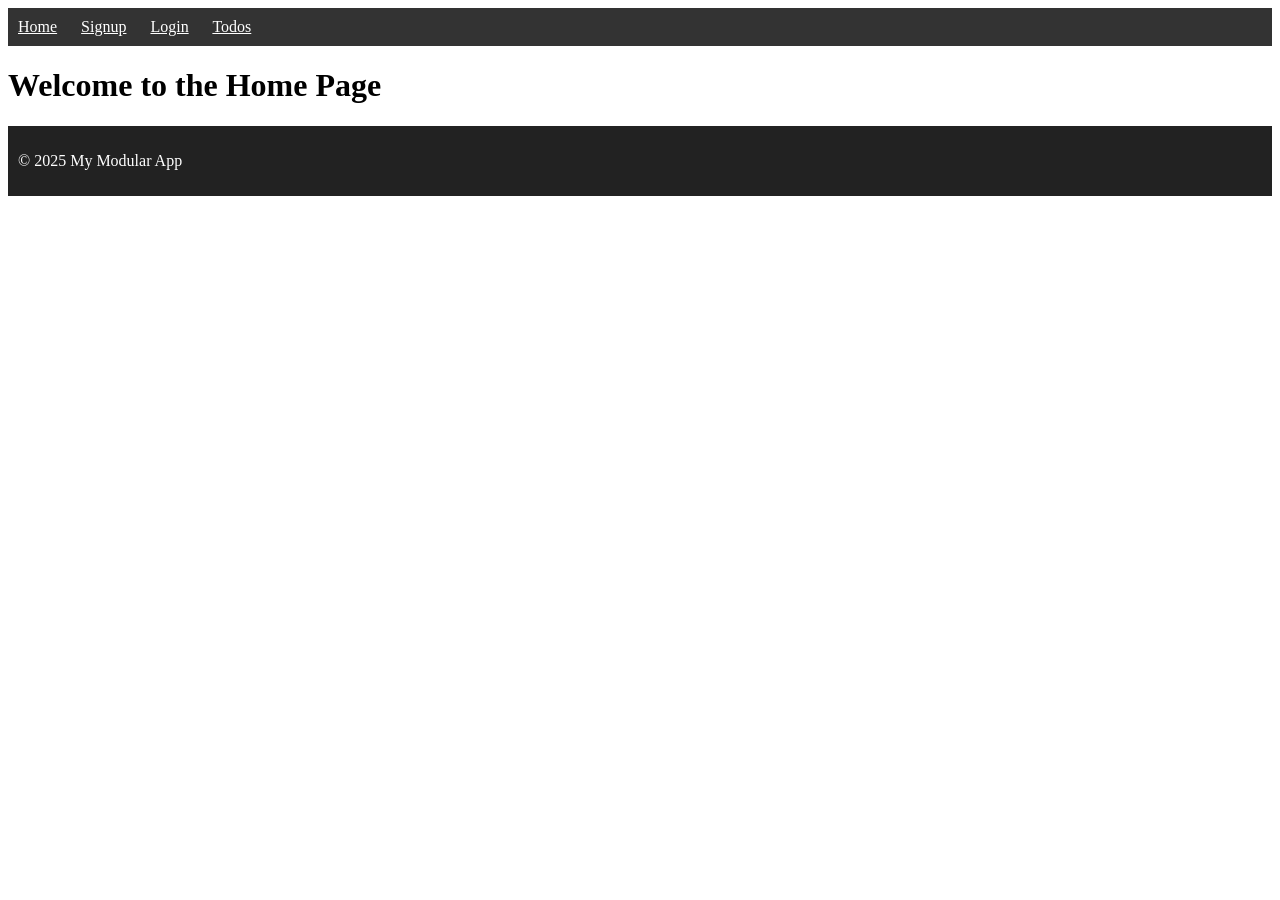
<file: assignment_3rd_dec/index.html>
<!DOCTYPE html>
<html>
<head>
  <title>Home</title>
</head>
<body>

<div id="navbar"></div>
<h1>Welcome to the Home Page</h1>
<div id="footer"></div>

<script type="module">
  import { navbar } from "./navbar.js";
  import { footer } from "./footer.js";

  document.getElementById("navbar").innerHTML = navbar();
  document.getElementById("footer").innerHTML = footer();
</script>

</body>
</html>
</file>
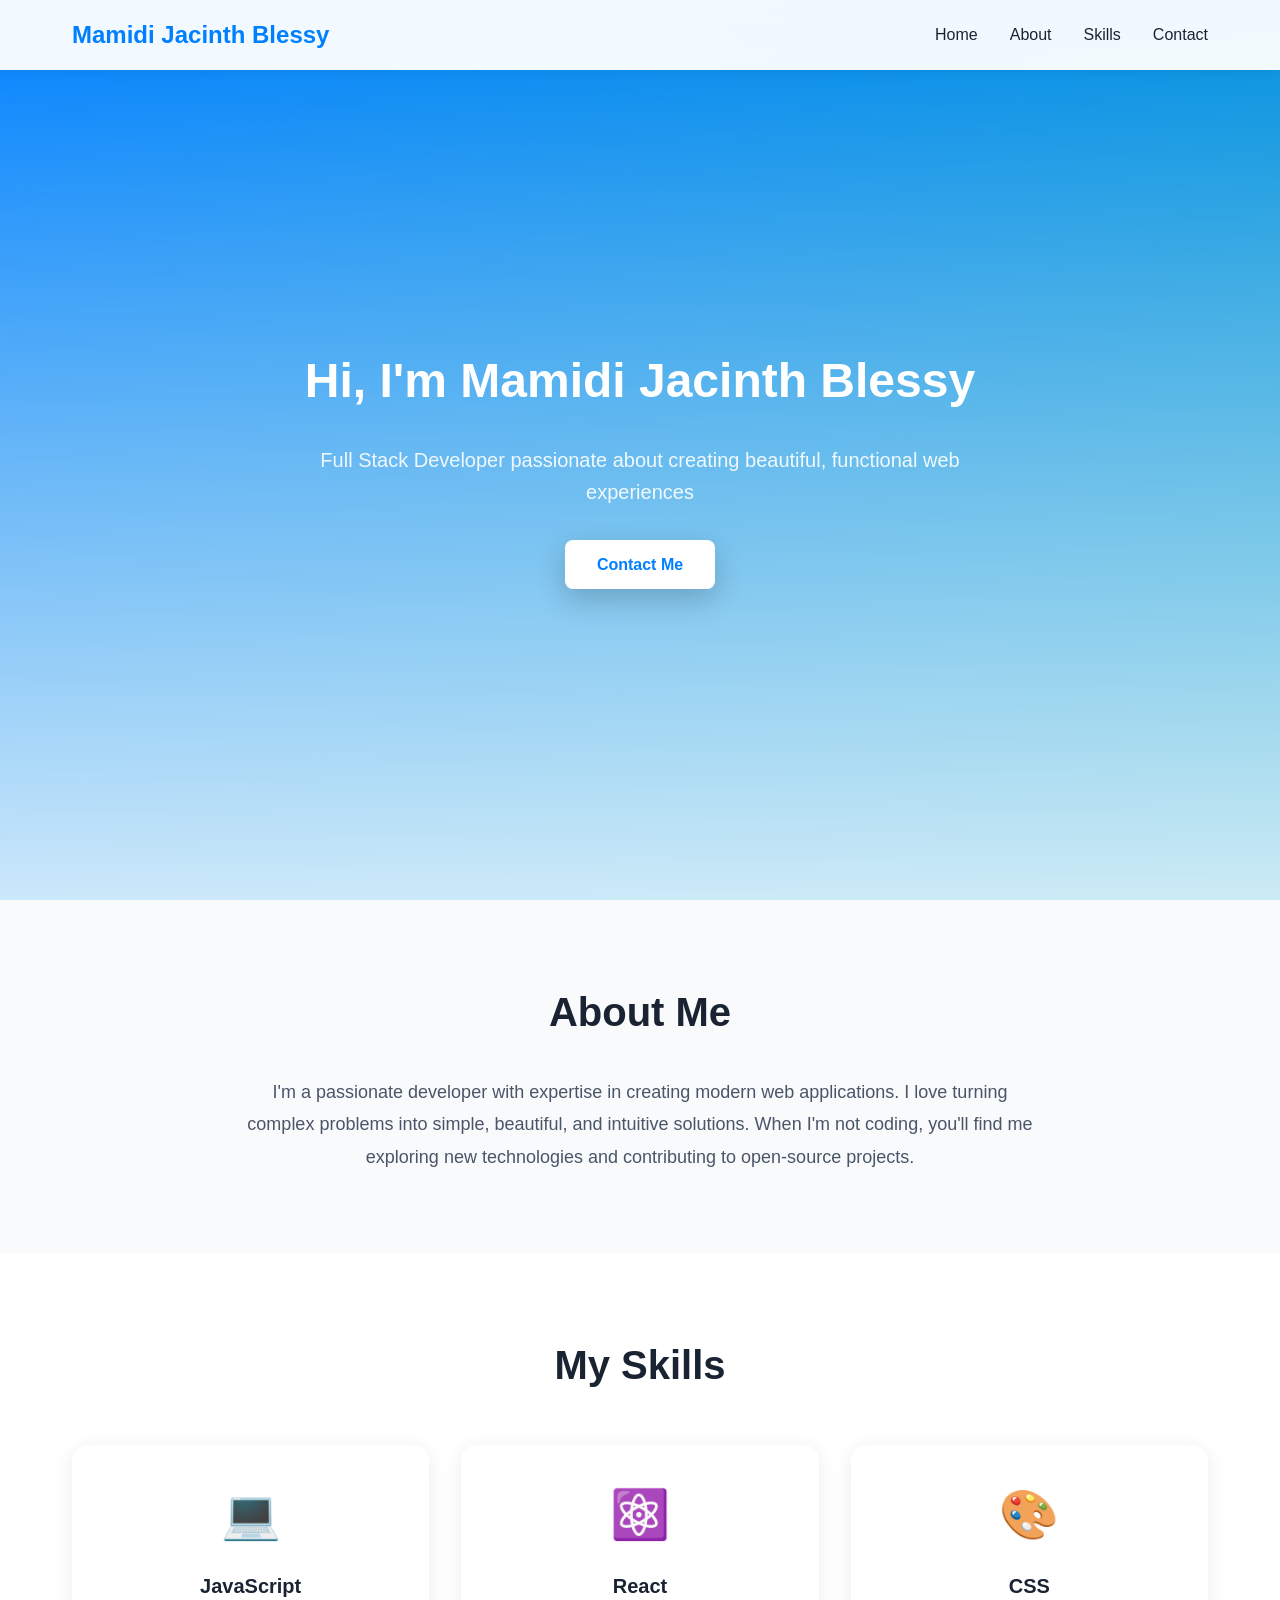
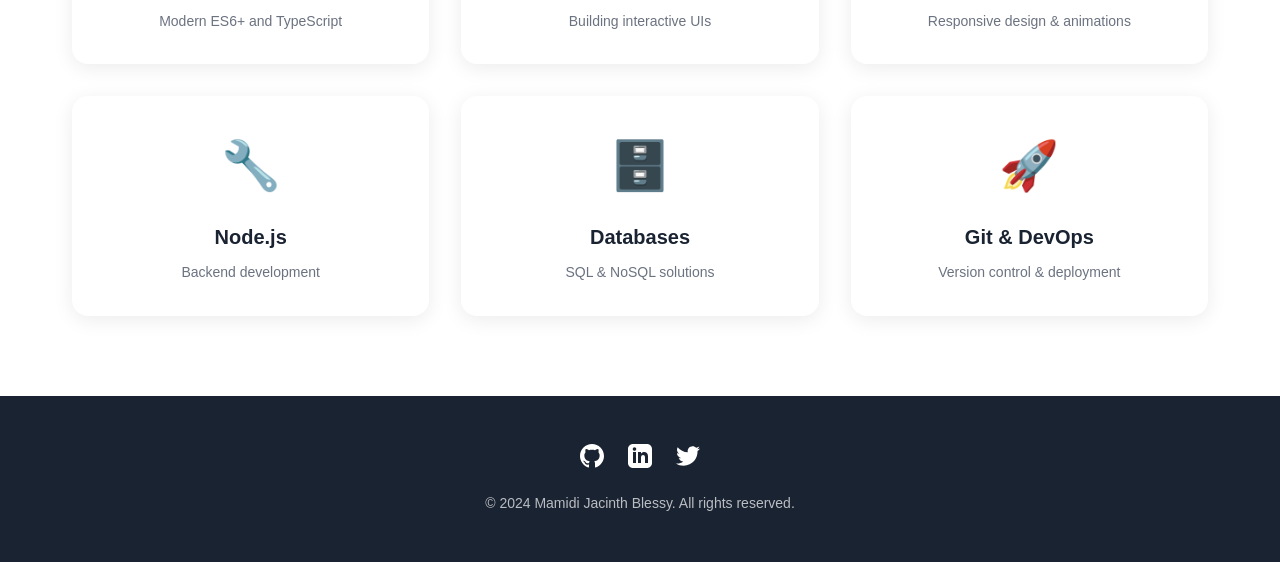
<file: portfolio.html>
<!DOCTYPE html>
<html lang="en">
<head>
    <meta charset="UTF-8">
    <meta name="viewport" content="width=device-width, initial-scale=1.0">
    <title>Mamidi Jacinth Blessy - Portfolio</title>
    <meta name="description" content="Personal portfolio of Mamidi Jacinth Blessy - Full Stack Developer">
    <link rel="stylesheet" href="portfolio.css">
</head>
<body>
    <!-- Header -->
    <header class="header">
        <div class="container">
            <a href="#home" class="logo">Mamidi Jacinth Blessy</a>
            
            <!-- Desktop Navigation -->
            <nav class="nav-desktop">
                <a href="#home">Home</a>
                <a href="#about">About</a>
                <a href="#skills">Skills</a>
                <a href="#contact">Contact</a>
            </nav>

            <!-- Mobile Menu Toggle -->
            <button class="menu-toggle" id="menuToggle" aria-label="Toggle menu">
                <span></span>
                <span></span>
                <span></span>
            </button>
        </div>

        <!-- Mobile Navigation -->
        <nav class="nav-mobile" id="mobileNav">
            <a href="#home">Home</a>
            <a href="#about">About</a>
            <a href="#skills">Skills</a>
            <a href="#contact">Contact</a>
        </nav>
    </header>

    <!-- Hero Section -->
    <section id="home" class="hero">
        <div class="container hero-content">
            <h1>Hi, I'm Mamidi Jacinth Blessy</h1>
            <p>Full Stack Developer passionate about creating beautiful, functional web experiences</p>
            <a href="#contact" class="btn-hero">Contact Me</a>
        </div>
    </section>

    <!-- About Section -->
    <section id="about" class="about">
        <div class="container">
            <h2>About Me</h2>
            <p>
                I'm a passionate developer with expertise in creating modern web applications.
                I love turning complex problems into simple, beautiful, and intuitive solutions.
                When I'm not coding, you'll find me exploring new technologies and contributing to open-source projects.
            </p>
        </div>
    </section>

    <!-- Skills Section -->
    <section id="skills" class="skills">
        <div class="container">
            <h2>My Skills</h2>
            <div class="skills-grid">
                <div class="skill-card">
                    <div class="skill-icon">💻</div>
                    <h3>JavaScript</h3>
                    <p>Modern ES6+ and TypeScript</p>
                </div>
                <div class="skill-card">
                    <div class="skill-icon">⚛️</div>
                    <h3>React</h3>
                    <p>Building interactive UIs</p>
                </div>
                <div class="skill-card">
                    <div class="skill-icon">🎨</div>
                    <h3>CSS</h3>
                    <p>Responsive design & animations</p>
                </div>
                <div class="skill-card">
                    <div class="skill-icon">🔧</div>
                    <h3>Node.js</h3>
                    <p>Backend development</p>
                </div>
                <div class="skill-card">
                    <div class="skill-icon">🗄️</div>
                    <h3>Databases</h3>
                    <p>SQL & NoSQL solutions</p>
                </div>
                <div class="skill-card">
                    <div class="skill-icon">🚀</div>
                    <h3>Git & DevOps</h3>
                    <p>Version control & deployment</p>
                </div>
            </div>
        </div>
    </section>

    <!-- Footer -->
    <footer id="contact" class="footer">
        <div class="container footer-content">
            <div class="social-links">
                <a href="https://github.com" target="_blank" rel="noopener noreferrer" aria-label="GitHub">
                    <svg width="24" height="24" viewBox="0 0 24 24" fill="currentColor">
                        <path d="M12 0c-6.626 0-12 5.373-12 12 0 5.302 3.438 9.8 8.207 11.387.599.111.793-.261.793-.577v-2.234c-3.338.726-4.033-1.416-4.033-1.416-.546-1.387-1.333-1.756-1.333-1.756-1.089-.745.083-.729.083-.729 1.205.084 1.839 1.237 1.839 1.237 1.07 1.834 2.807 1.304 3.492.997.107-.775.418-1.305.762-1.604-2.665-.305-5.467-1.334-5.467-5.931 0-1.311.469-2.381 1.236-3.221-.124-.303-.535-1.524.117-3.176 0 0 1.008-.322 3.301 1.23.957-.266 1.983-.399 3.003-.404 1.02.005 2.047.138 3.006.404 2.291-1.552 3.297-1.23 3.297-1.23.653 1.653.242 2.874.118 3.176.77.84 1.235 1.911 1.235 3.221 0 4.609-2.807 5.624-5.479 5.921.43.372.823 1.102.823 2.222v3.293c0 .319.192.694.801.576 4.765-1.589 8.199-6.086 8.199-11.386 0-6.627-5.373-12-12-12z"/>
                    </svg>
                </a>
                <a href="https://linkedin.com" target="_blank" rel="noopener noreferrer" aria-label="LinkedIn">
                    <svg width="24" height="24" viewBox="0 0 24 24" fill="currentColor">
                        <path d="M19 0h-14c-2.761 0-5 2.239-5 5v14c0 2.761 2.239 5 5 5h14c2.762 0 5-2.239 5-5v-14c0-2.761-2.238-5-5-5zm-11 19h-3v-11h3v11zm-1.5-12.268c-.966 0-1.75-.79-1.75-1.764s.784-1.764 1.75-1.764 1.75.79 1.75 1.764-.783 1.764-1.75 1.764zm13.5 12.268h-3v-5.604c0-3.368-4-3.113-4 0v5.604h-3v-11h3v1.765c1.396-2.586 7-2.777 7 2.476v6.759z"/>
                    </svg>
                </a>
                <a href="https://twitter.com" target="_blank" rel="noopener noreferrer" aria-label="Twitter">
                    <svg width="24" height="24" viewBox="0 0 24 24" fill="currentColor">
                        <path d="M24 4.557c-.883.392-1.832.656-2.828.775 1.017-.609 1.798-1.574 2.165-2.724-.951.564-2.005.974-3.127 1.195-.897-.957-2.178-1.555-3.594-1.555-3.179 0-5.515 2.966-4.797 6.045-4.091-.205-7.719-2.165-10.148-5.144-1.29 2.213-.669 5.108 1.523 6.574-.806-.026-1.566-.247-2.229-.616-.054 2.281 1.581 4.415 3.949 4.89-.693.188-1.452.232-2.224.084.626 1.956 2.444 3.379 4.6 3.419-2.07 1.623-4.678 2.348-7.29 2.04 2.179 1.397 4.768 2.212 7.548 2.212 9.142 0 14.307-7.721 13.995-14.646.962-.695 1.797-1.562 2.457-2.549z"/>
                    </svg>
                </a>
            </div>
            <p class="copyright">© 2024 Mamidi Jacinth Blessy. All rights reserved.</p>
        </div>
    </footer>

    <script>
        // Mobile menu toggle
        const menuToggle = document.getElementById('menuToggle');
        const mobileNav = document.getElementById('mobileNav');
        
        menuToggle.addEventListener('click', function() {
            this.classList.toggle('active');
            mobileNav.classList.toggle('active');
        });

        // Close mobile menu when clicking on a link
        const mobileLinks = mobileNav.querySelectorAll('a');
        mobileLinks.forEach(link => {
            link.addEventListener('click', () => {
                menuToggle.classList.remove('active');
                mobileNav.classList.remove('active');
            });
        });

        // Smooth scroll
        document.querySelectorAll('a[href^="#"]').forEach(anchor => {
            anchor.addEventListener('click', function(e) {
                e.preventDefault();
                const target = document.querySelector(this.getAttribute('href'));
                if (target) {
                    target.scrollIntoView({ behavior: 'smooth' });
                }
            });
        });
    </script>
</body>
</html>
</file>
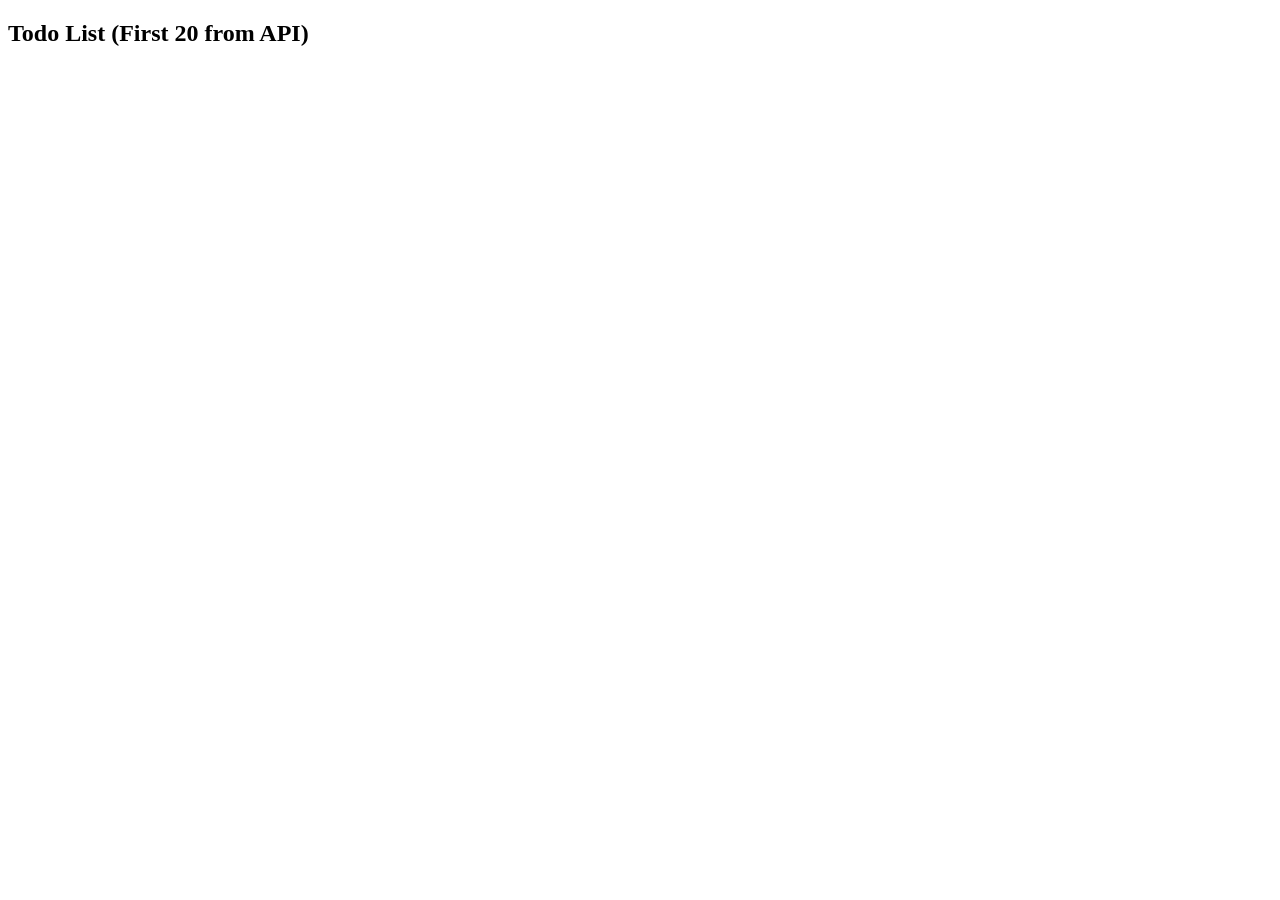
<file: assignment_1st_dec/ques_8.html>
<!DOCTYPE html>
<html lang="en">
<head>
    <meta charset="UTF-8">
    <meta name="viewport" content="width=device-width, initial-scale=1.0">
    <title>API Todo App</title>

    <style>
        .completed {
            text-decoration: line-through;
            color: gray;
        }
        .task {
            margin: 8px 0;
            padding: 8px;
            border: 1px solid #ddd;
            border-radius: 6px;
            width: 300px;
        }
        button {
            margin-left: 10px;
        }
    </style>
</head>
<body>

    <h2>Todo List (First 20 from API)</h2>
    <div id="todoList"></div>

    <script>

        // -----------------------------
        // MAIN ENTRY POINT
        // -----------------------------
        window.onload = function () {
            initializeTodos();
        };

        // -----------------------------
        // FETCH + STORE
        // -----------------------------
        async function initializeTodos() {
            let stored = getStoredTodos();

            // If storage empty → fetch & save first 20 todos
            if (stored.length === 0) {
                const fetched = await fetchTodosFromAPI();
                const first20 = fetched.slice(0, 20);
                saveTodos(first20);
            }

            renderTodos();
        }

        async function fetchTodosFromAPI() {
            const res = await fetch("https://jsonplaceholder.typicode.com/todos");
            return await res.json();
        }

        // -----------------------------
        // LOCAL STORAGE HELPERS
        // -----------------------------
        function getStoredTodos() {
            return JSON.parse(localStorage.getItem("todos")) || [];
        }

        function saveTodos(todos) {
            localStorage.setItem("todos", JSON.stringify(todos));
        }

        // -----------------------------
        // RENDERING
        // -----------------------------
        function renderTodos() {
            const list = document.getElementById("todoList");
            const todos = getStoredTodos();

            list.innerHTML = ""; // clear UI

            todos.forEach(todo => displayTodoItem(todo));
        }

        function displayTodoItem(todo) {
            const list = document.getElementById("todoList");

            const div = document.createElement("div");
            div.className = "task";

            const title = document.createElement("span");
            title.innerText = todo.title;

            if (todo.completed) {
                title.classList.add("completed");
            }

            const status = document.createElement("span");
            status.innerHTML = ` &nbsp; <b>[${todo.completed ? "Completed" : "Pending"}]</b>`;

            const delBtn = document.createElement("button");
            delBtn.innerText = "Delete";
            delBtn.onclick = () => deleteTodo(todo.id);

            div.appendChild(title);
            div.appendChild(status);
            div.appendChild(delBtn);

            list.appendChild(div);
        }

        // -----------------------------
        // DELETE TODO
        // -----------------------------
        function deleteTodo(id) {
            let todos = getStoredTodos();
            todos = todos.filter(todo => todo.id !== id);
            saveTodos(todos);
            renderTodos();  // re-render UI instantly
        }

    </script>

</body>
</html>
</file>
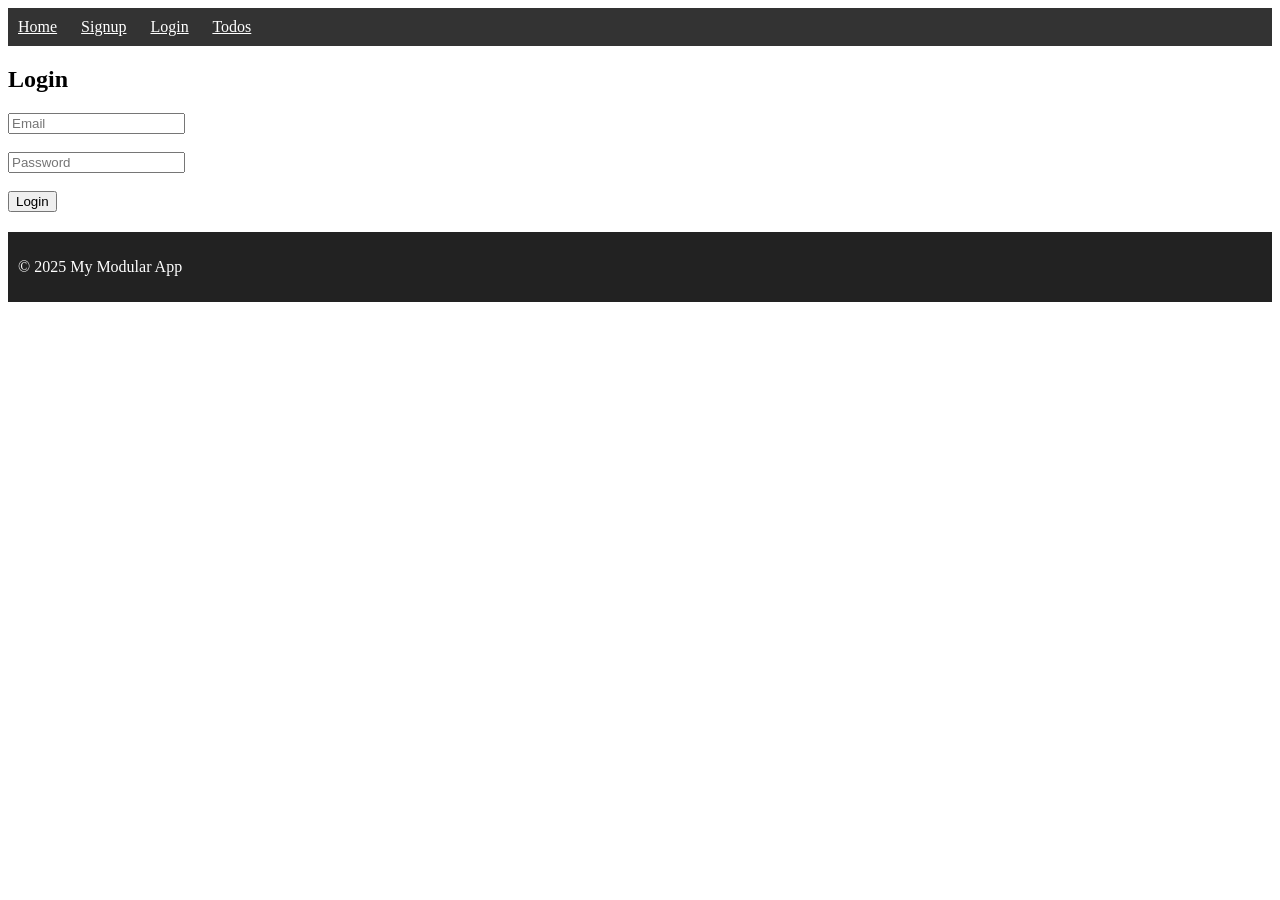
<file: assignment_3rd_dec/login.html>
<!DOCTYPE html>
<html>
<head>
  <title>Login</title>
</head>
<body>

<div id="navbar"></div>
<h2>Login</h2>

<input id="email" placeholder="Email" /><br><br>
<input id="password" type="password" placeholder="Password" /><br><br>
<button id="loginBtn">Login</button>

<div id="footer"></div>

<script type="module">
  import { navbar } from "./navbar.js";
  import { footer } from "./footer.js";

  document.getElementById("navbar").innerHTML = navbar();
  document.getElementById("footer").innerHTML = footer();

  document.getElementById("loginBtn").addEventListener("click", () => {
    const email = document.getElementById("email").value;
    const password = document.getElementById("password").value;

    const user = JSON.parse(localStorage.getItem("user"));

    if (!user) {
      alert("No user found. Please signup first.");
      return;
    }

    if (email === user.email && password === user.password) {
      localStorage.setItem("loggedIn", "true");
      window.location.href = "todos.html";
    } else {
      alert("Invalid details");
    }
  });
</script>

</body>
</html>
</file>
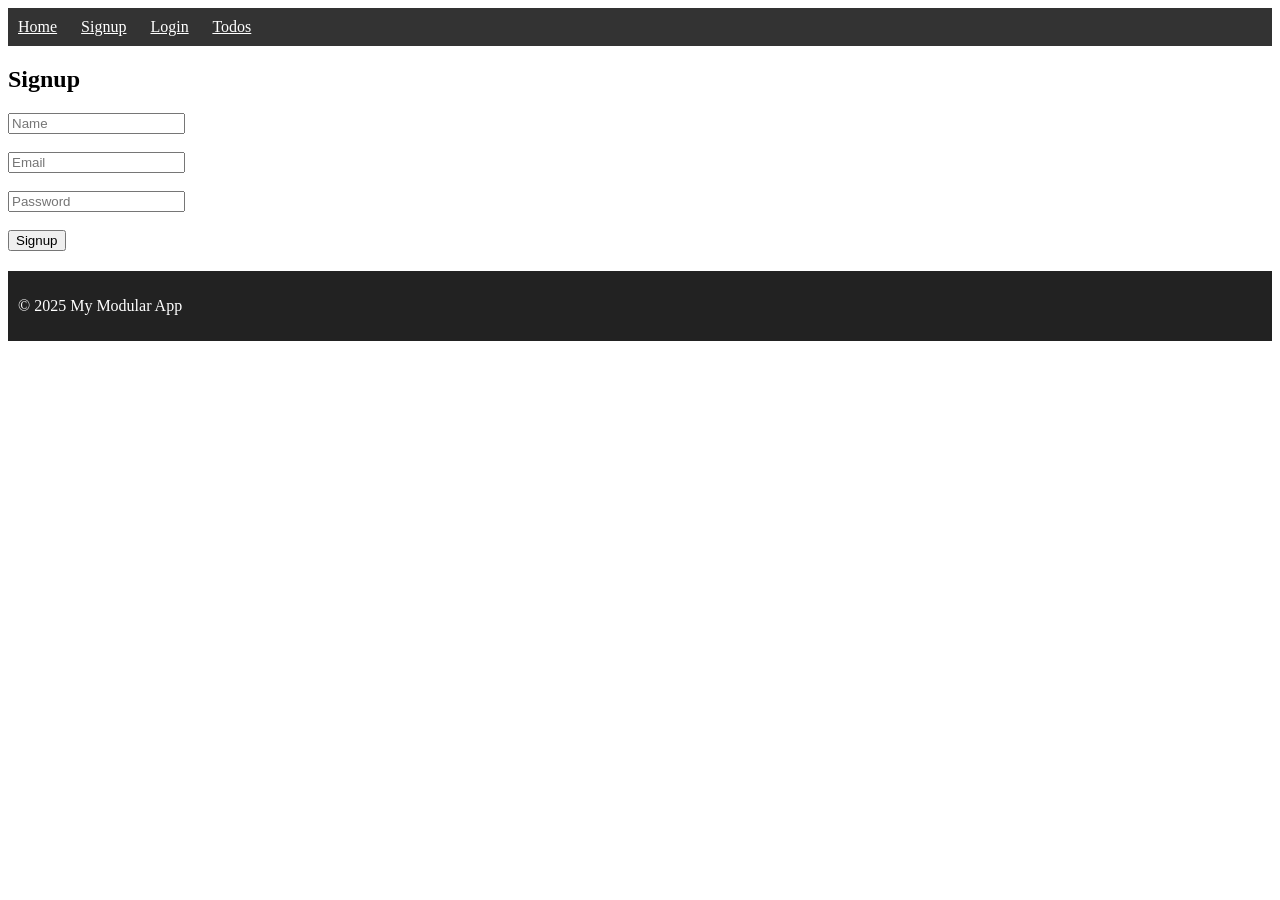
<file: assignment_3rd_dec/signup.html>
<!DOCTYPE html>
<html>
<head>
  <title>Signup</title>
</head>
<body>

<div id="navbar"></div>
<h2>Signup</h2>

<input id="name" placeholder="Name" /><br><br>
<input id="email" placeholder="Email" /><br><br>
<input id="password" placeholder="Password" type="password"/><br><br>
<button id="signupBtn">Signup</button>

<div id="footer"></div>

<script type="module">
  import { navbar } from "./navbar.js";
  import { footer } from "./footer.js";

  document.getElementById("navbar").innerHTML = navbar();
  document.getElementById("footer").innerHTML = footer();

  document.getElementById("signupBtn").addEventListener("click", () => {
    const user = {
      name: document.getElementById("name").value,
      email: document.getElementById("email").value,
      password: document.getElementById("password").value,
    };

    localStorage.setItem("user", JSON.stringify(user));
    alert("Signup successful! Redirecting to login page...");
    window.location.href = "login.html";
  });
</script>

</body>
</html>
</file>
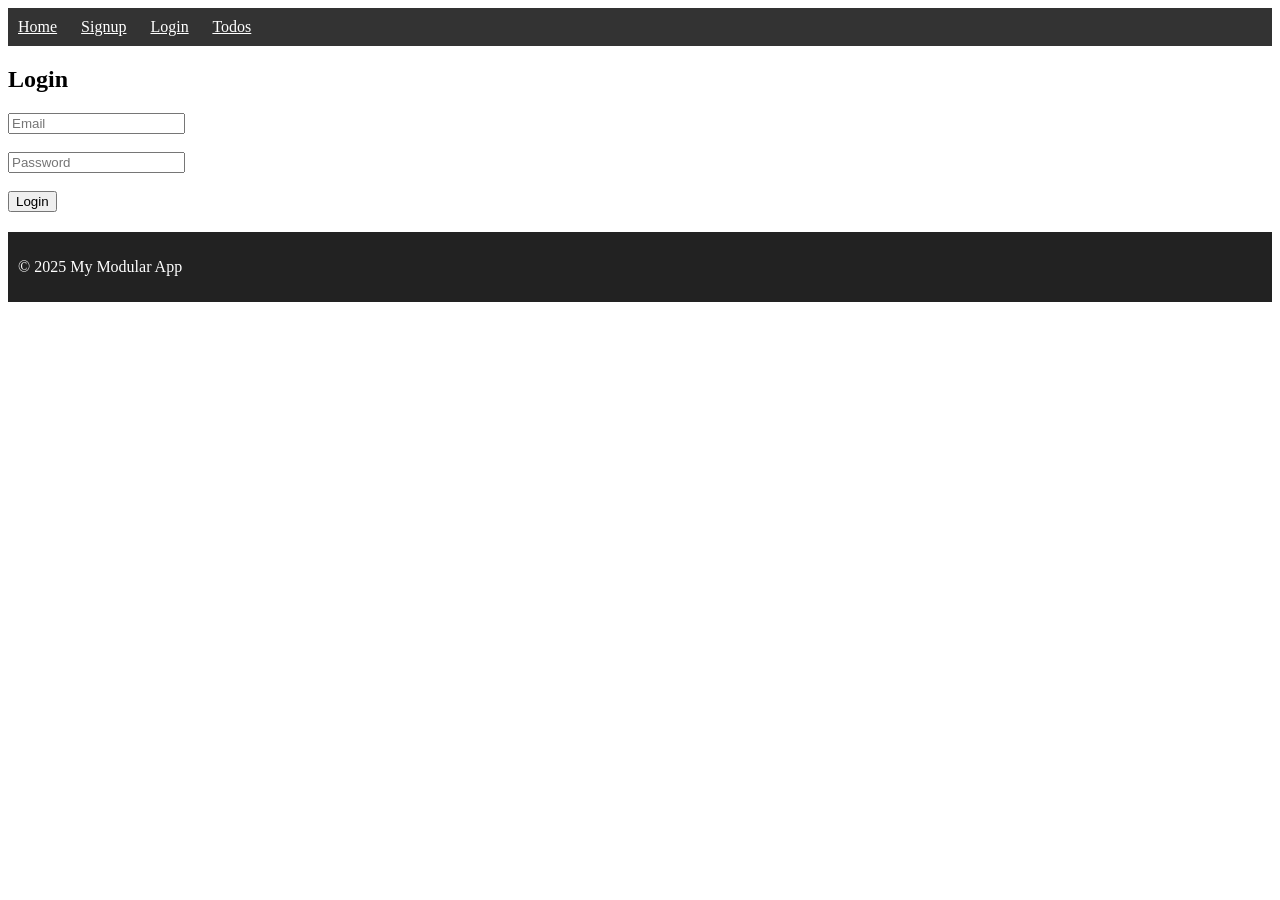
<file: assignment_3rd_dec/todos.html>
<!DOCTYPE html>
<html>
<head>
  <title>Todos</title>
</head>
<body>

<div id="navbar"></div>

<h2>Your Todos</h2>
<div id="todosContainer"></div>

<div id="footer"></div>

<script type="module" src="./todos.js"></script>

</body>
</html>
</file>
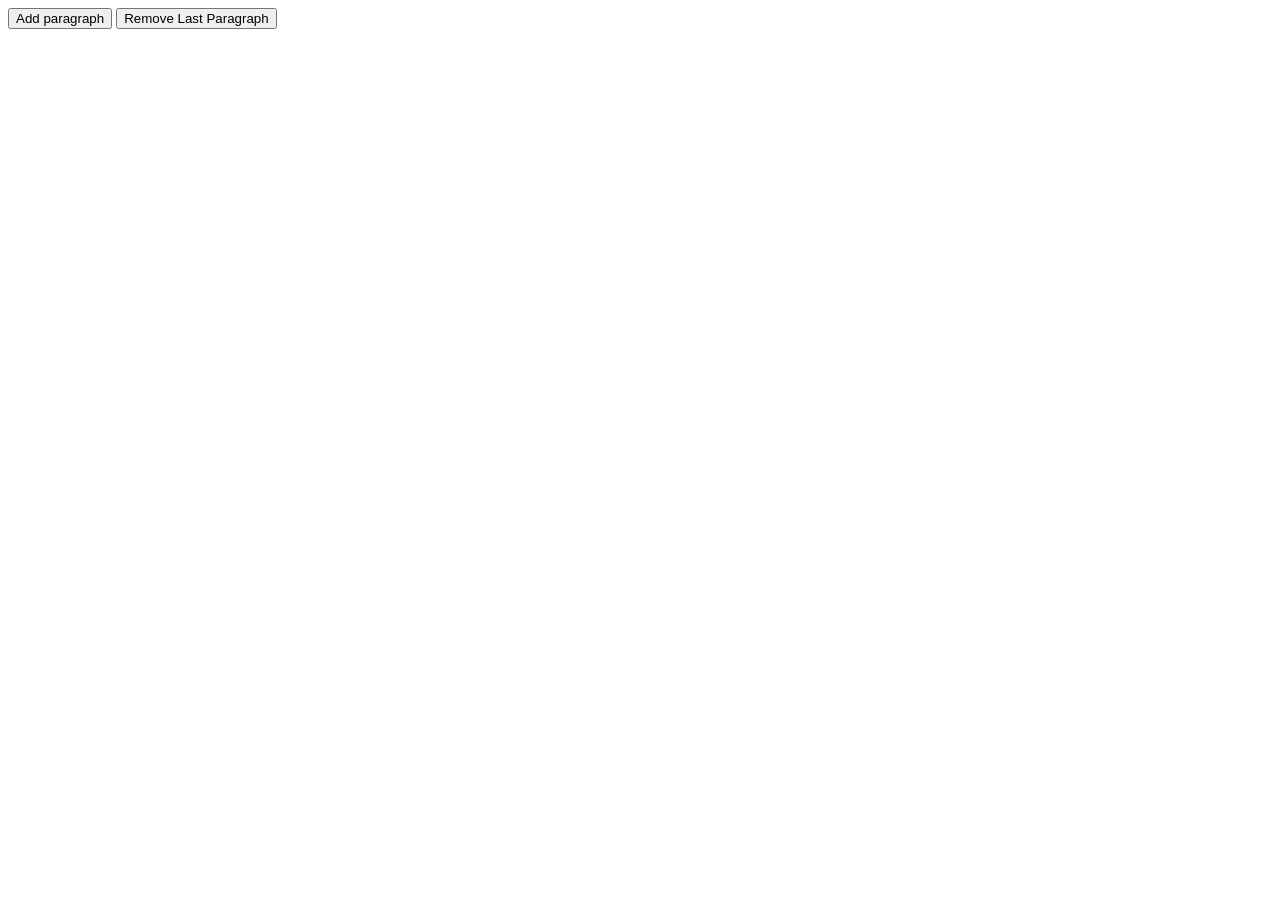
<file: assignment_28th_nov/question_12/ques_12.html>
<!DOCTYPE html>
<html lang="en">
<head>
    <style>
        .container{
           background-color: beige;
           width : 200px 
        }
    </style>
    <meta charset="UTF-8">
    <meta name="viewport" content="width=device-width, initial-scale=1.0">
    <title>Document</title>
</head>
<body>
    <div id = "container" class = "container"> </div>
    <button onclick = "addPara()"> Add paragraph</button>
    <button onclick = "removePara()">Remove Last Paragraph</button>
    <script>
        function addPara()
        {
            const add_para = document.getElementById("container");
            const para = document.createElement("p");
            para.innerText = "This is a new paragraph.";
            add_para.appendChild(para);
        }


        function removePara() {
            const container = document.getElementById("container");
            const paragraphs = container.getElementsByTagName("p");
            if (paragraphs.length > 0) {
                container.removeChild(paragraphs[paragraphs.length - 1]);
            }
        }
    </script>
</body>
</html>
</file>
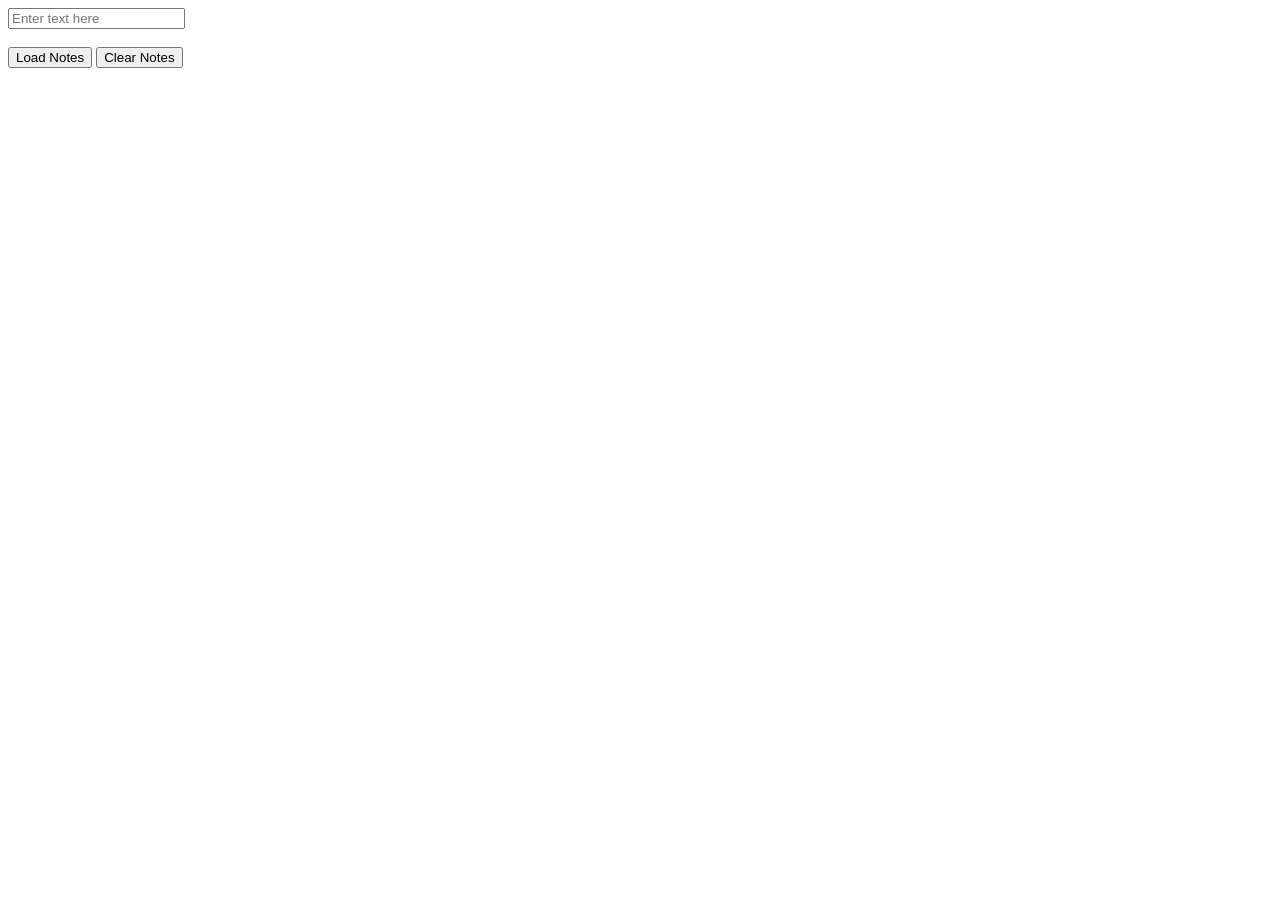
<file: assignment_28th_nov/question_13/ques_13.html>
<!DOCTYPE html>
<html lang="en">
<head>
    <meta charset="UTF-8">
    <meta name="viewport" content="width=device-width, initial-scale=1.0">
    <title>Document</title>
</head>
<body>
    <input type="text" id="textInput" placeholder="Enter text here"><br><br>
    <button onclick = "addText()">Load Notes</button>
    <button onclick = removetext()>Clear Notes</button>
    <script>
        //addText function helps us retrieves the text we have entered in Text area and displays it in local Storage in Application when we inspect
        function addText() {
            const input = document.getElementById("textInput").value
            if(input === "") {
                alert("Please enter some text.");
                return;
            }
            localStorage.setItem("notes", input);
        }
        //removeText function helps us clear the data from the local Storage even though input area contains the data
        function removetext() {
            if(localStorage.getItem("notes") === null) {
                alert("No notes to clear.");
                return;
            }
            localStorage.removeItem("notes");
        }
    </script>
</body>
</html>
</file>
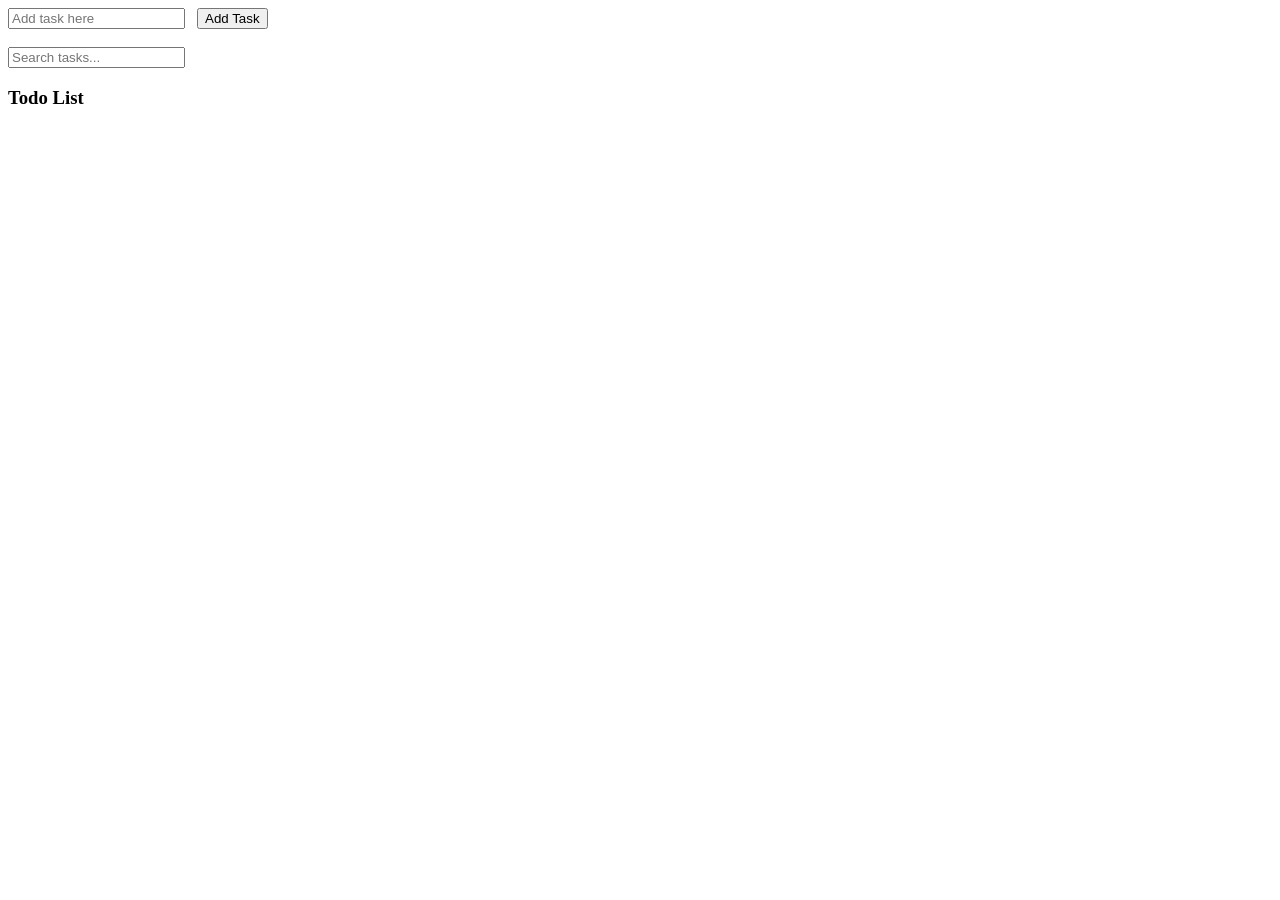
<file: assignment_28th_nov/question_14/ques_14.html>
<!DOCTYPE html>
<html lang="en">
<head>
    <meta charset="UTF-8">
    <meta name="viewport" content="width=device-width, initial-scale=1.0">
    <title>Enhanced Todo App</title>

    <style>
        .completed {
            text-decoration: line-through;
            color: gray;
        }
        .task {
            margin: 5px 0;
        }
        button {
            margin-left: 8px;
        }
    </style>
</head>
<body>

    <input id="taskInput" placeholder="Add task here"> 
    <button onclick="addTask()">Add Task</button>

    <br><br>

    <input id="searchBar" placeholder="Search tasks..." oninput="searchTasks()">

    <h3>Todo List</h3>
    <div id="todoList"></div>

    <script>

        // Load tasks from storage on page load
        window.onload = function () {
            loadTasks();
        };

        function getStoredTasks() {
            return JSON.parse(localStorage.getItem("tasks")) || [];
        }

        function saveTasks(tasks) {
            localStorage.setItem("tasks", JSON.stringify(tasks));
        }

        function loadTasks() {
            const tasks = getStoredTasks();
            const list = document.getElementById("todoList");
            list.innerHTML = ""; // clear UI

            tasks.forEach(task => displayTask(task));
        }

        function addTask() {
            const input = document.getElementById("taskInput");
            const text = input.value.trim();

            if (text === "") {
                alert("Please enter a task.");
                return;
            }

            const task = {
                id: Date.now(),
                text: text,
                completed: false
            };

            const tasks = getStoredTasks();
            tasks.push(task);
            saveTasks(tasks);

            displayTask(task);
            input.value = "";
        }

        function toggleTask(id) {
            let tasks = getStoredTasks();
            tasks = tasks.map(task => {
                if (task.id === id) {
                    task.completed = !task.completed;
                }
                return task;
            });

            saveTasks(tasks);
            loadTasks();
        }

        function deleteTask(id) {
            let tasks = getStoredTasks();
            tasks = tasks.filter(task => task.id !== id);
            saveTasks(tasks);
            loadTasks();
        }

        function displayTask(task) {
            const list = document.getElementById("todoList");

            const div = document.createElement("div");
            div.className = "task";

            const textSpan = document.createElement("span");
            textSpan.innerText = task.text;
            if (task.completed) textSpan.classList.add("completed");

            const toggleBtn = document.createElement("button");
            toggleBtn.innerText = task.completed ? "Undo" : "Complete";
            toggleBtn.onclick = () => toggleTask(task.id);

            const deleteBtn = document.createElement("button");
            deleteBtn.innerText = "Delete";
            deleteBtn.onclick = () => deleteTask(task.id);

            div.appendChild(textSpan);
            div.appendChild(toggleBtn);
            div.appendChild(deleteBtn);

            list.appendChild(div);
        }

        function searchTasks() {
            const searchText = document.getElementById("searchBar").value.toLowerCase();
            const tasks = getStoredTasks();

            const filtered = tasks.filter(task =>
                task.text.toLowerCase().includes(searchText)
            );

            const list = document.getElementById("todoList");
            list.innerHTML = ""; 

            filtered.forEach(task => displayTask(task));
        }

    </script>

</body>
</html>
</file>
<file: portfolio.css>
/* Reset and Base Styles */
* {
    margin: 0;
    padding: 0;
    box-sizing: border-box;
}

html {
    scroll-behavior: smooth;
}

body {
    font-family: -apple-system, BlinkMacSystemFont, 'Segoe UI', 'Roboto', 'Oxygen', 'Ubuntu', 'Cantarell', sans-serif;
    line-height: 1.6;
    color: #1a2332;
    background-color: #ffffff;
}

.container {
    max-width: 1200px;
    margin: 0 auto;
    padding: 0 2rem;
}

/* Header */
.header {
    position: fixed;
    top: 0;
    left: 0;
    right: 0;
    background: rgba(255, 255, 255, 0.95);
    backdrop-filter: blur(10px);
    box-shadow: 0 2px 10px rgba(0, 0, 0, 0.05);
    z-index: 1000;
}

.header .container {
    display: flex;
    justify-content: space-between;
    align-items: center;
    padding: 1rem 2rem;
}

.logo {
    font-size: 1.5rem;
    font-weight: bold;
    color: #0080ff;
    text-decoration: none;
    transition: color 0.3s;
}

.logo:hover {
    color: #4da6ff;
}

.nav-desktop {
    display: flex;
    gap: 2rem;
}

.nav-desktop a {
    color: #1a2332;
    text-decoration: none;
    font-weight: 500;
    transition: color 0.3s;
}

.nav-desktop a:hover {
    color: #0080ff;
}

/* Mobile Menu Toggle */
.menu-toggle {
    display: none;
    flex-direction: column;
    gap: 4px;
    background: none;
    border: none;
    cursor: pointer;
    padding: 0.5rem;
}

.menu-toggle span {
    width: 25px;
    height: 3px;
    background-color: #1a2332;
    transition: all 0.3s;
    border-radius: 3px;
}

.menu-toggle.active span:nth-child(1) {
    transform: rotate(45deg) translate(5px, 5px);
}

.menu-toggle.active span:nth-child(2) {
    opacity: 0;
}

.menu-toggle.active span:nth-child(3) {
    transform: rotate(-45deg) translate(7px, -6px);
}

.nav-mobile {
    display: none;
    flex-direction: column;
    background: white;
    padding: 1rem 0;
    box-shadow: 0 4px 6px rgba(0, 0, 0, 0.1);
}

.nav-mobile.active {
    display: flex;
}

.nav-mobile a {
    padding: 1rem 2rem;
    color: #1a2332;
    text-decoration: none;
    font-weight: 500;
    transition: background 0.3s;
}

.nav-mobile a:hover {
    background: #f0f9ff;
    color: #0080ff;
}

/* Hero Section */
.hero {
    min-height: 100vh;
    display: flex;
    align-items: center;
    justify-content: center;
    background: linear-gradient(135deg, #0080ff, #0099cc);
    padding: 6rem 2rem 4rem;
    position: relative;
}

.hero::before {
    content: '';
    position: absolute;
    top: 0;
    left: 0;
    right: 0;
    bottom: 0;
    background: linear-gradient(180deg, transparent, rgba(255, 255, 255, 0.8));
    pointer-events: none;
}

.hero-content {
    position: relative;
    z-index: 1;
    text-align: center;
}

.hero h1 {
    font-size: 3rem;
    font-weight: bold;
    color: white;
    margin-bottom: 1.5rem;
    animation: fadeInUp 0.7s ease-out;
}

.hero p {
    font-size: 1.25rem;
    color: rgba(255, 255, 255, 0.9);
    margin-bottom: 2rem;
    max-width: 42rem;
    margin-left: auto;
    margin-right: auto;
    animation: fadeInUp 0.7s ease-out 0.15s both;
}

.btn-hero {
    display: inline-block;
    background: white;
    color: #0080ff;
    padding: 0.75rem 2rem;
    border-radius: 0.5rem;
    font-weight: 600;
    text-decoration: none;
    box-shadow: 0 10px 30px rgba(0, 0, 0, 0.2);
    transition: all 0.3s cubic-bezier(0.4, 0, 0.2, 1);
    animation: fadeInUp 0.7s ease-out 0.3s both;
}

.btn-hero:hover {
    background: rgba(255, 255, 255, 0.9);
    transform: scale(1.05);
    box-shadow: 0 15px 40px rgba(0, 0, 0, 0.3);
}

@keyframes fadeInUp {
    from {
        opacity: 0;
        transform: translateY(20px);
    }
    to {
        opacity: 1;
        transform: translateY(0);
    }
}

/* About Section */
.about {
    padding: 5rem 2rem;
    background: #f8fafb;
}

.about h2 {
    font-size: 2.5rem;
    font-weight: bold;
    text-align: center;
    margin-bottom: 2rem;
    color: #1a2332;
}

.about p {
    font-size: 1.125rem;
    color: #4a5568;
    max-width: 50rem;
    margin: 0 auto;
    text-align: center;
    line-height: 1.8;
}

/* Skills Section */
.skills {
    padding: 5rem 2rem;
    background: white;
}

.skills h2 {
    font-size: 2.5rem;
    font-weight: bold;
    text-align: center;
    margin-bottom: 3rem;
    color: #1a2332;
}

.skills-grid {
    display: grid;
    grid-template-columns: repeat(3, 1fr);
    gap: 2rem;
    max-width: 1200px;
    margin: 0 auto;
}

.skill-card {
    background: white;
    padding: 2rem;
    border-radius: 1rem;
    box-shadow: 0 4px 20px rgba(0, 0, 0, 0.08);
    text-align: center;
    transition: all 0.3s cubic-bezier(0.4, 0, 0.2, 1);
}

.skill-card:hover {
    transform: translateY(-8px);
    box-shadow: 0 10px 40px rgba(0, 128, 255, 0.2);
}

.skill-icon {
    font-size: 3rem;
    margin-bottom: 1rem;
}

.skill-card h3 {
    font-size: 1.25rem;
    font-weight: 600;
    margin-bottom: 0.5rem;
    color: #1a2332;
}

.skill-card p {
    color: #6b7280;
    font-size: 0.875rem;
}

/* Footer */
.footer {
    background: #1a2332;
    color: white;
    padding: 3rem 2rem;
}

.footer-content {
    display: flex;
    flex-direction: column;
    align-items: center;
    gap: 1.5rem;
}

.social-links {
    display: flex;
    gap: 1.5rem;
}

.social-links a {
    color: white;
    transition: all 0.3s;
    display: flex;
    align-items: center;
    justify-content: center;
}

.social-links a:hover {
    color: #0080ff;
    transform: translateY(-3px);
}

.copyright {
    font-size: 0.875rem;
    color: rgba(255, 255, 255, 0.7);
}

/* Responsive Design */

/* Tablet (768px - 1023px) */
@media (max-width: 1023px) {
    .skills-grid {
        grid-template-columns: repeat(2, 1fr);
    }

    .hero h1 {
        font-size: 2.5rem;
    }

    .hero p {
        font-size: 1.125rem;
    }
}

/* Mobile (≤767px) */
@media (max-width: 767px) {
    .container {
        padding: 0 1rem;
    }

    .header .container {
        padding: 1rem;
    }

    .nav-desktop {
        display: none;
    }

    .menu-toggle {
        display: flex;
    }

    .hero {
        padding: 5rem 1rem 3rem;
    }

    .hero h1 {
        font-size: 2rem;
    }

    .hero p {
        font-size: 1rem;
    }

    .about h2,
    .skills h2 {
        font-size: 2rem;
    }

    .about p {
        font-size: 1rem;
    }

    .skills-grid {
        grid-template-columns: 1fr;
        gap: 1.5rem;
    }

    .skill-card {
        padding: 1.5rem;
    }

    .about,
    .skills {
        padding: 3rem 1rem;
    }

    .footer {
        padding: 2rem 1rem;
    }
}

/* Desktop (≥1024px) - Already covered in base styles */
@media (min-width: 1024px) {
    .nav-desktop {
        display: flex;
    }

    .menu-toggle {
        display: none;
    }

    .nav-mobile {
        display: none !important;
    }
}
</file>
